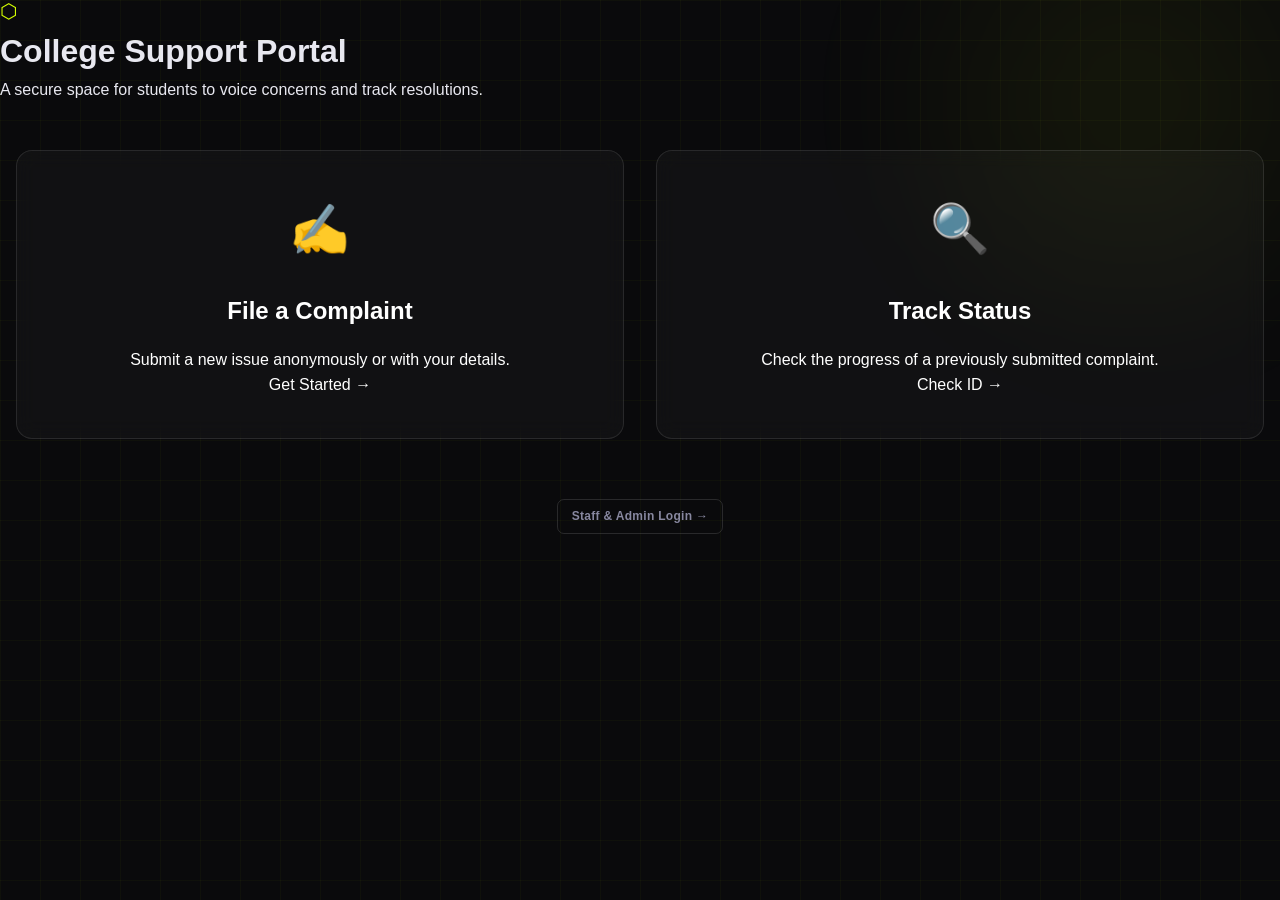
<file: templates/index.html>
<!DOCTYPE html>
<html lang="en">

<head>
    <meta charset="UTF-8">
    <meta name="viewport" content="width=device-width, initial-scale=1.0">
    <title>College Portal | Complaint Box</title>
    <link rel="stylesheet" href="/static/css/style.css">
    <link rel="stylesheet" href="/static/css/landing.css"> </head>

<body>
    <div class="bg-grid"></div>
    <div class="bg-glow"></div>

    <div class="landing-container">
        <header class="hero-section">
            <span class="logo-icon">⬡</span>
            <h1>College Support Portal</h1>
            <p>A secure space for students to voice concerns and track resolutions.</p>
        </header>

        <div class="action-cards">
            <a href="/submit" class="portal-card">
                <div class="card-icon">✍️</div>
                <h3>File a Complaint</h3>
                <p>Submit a new issue anonymously or with your details.</p>
                <span class="btn-text">Get Started →</span>
            </a>

            <a href="/track" class="portal-card">
                <div class="card-icon">🔍</div>
                <h3>Track Status</h3>
                <p>Check the progress of a previously submitted complaint.</p>
                <span class="btn-text">Check ID →</span>
            </a>
        </div>

        <footer style="margin-top: 60px; text-align: center;">
            <a href="/login" class="btn btn-ghost btn-sm">Staff & Admin Login →</a>
        </footer>
    </div>
</body>

</html>
</file>
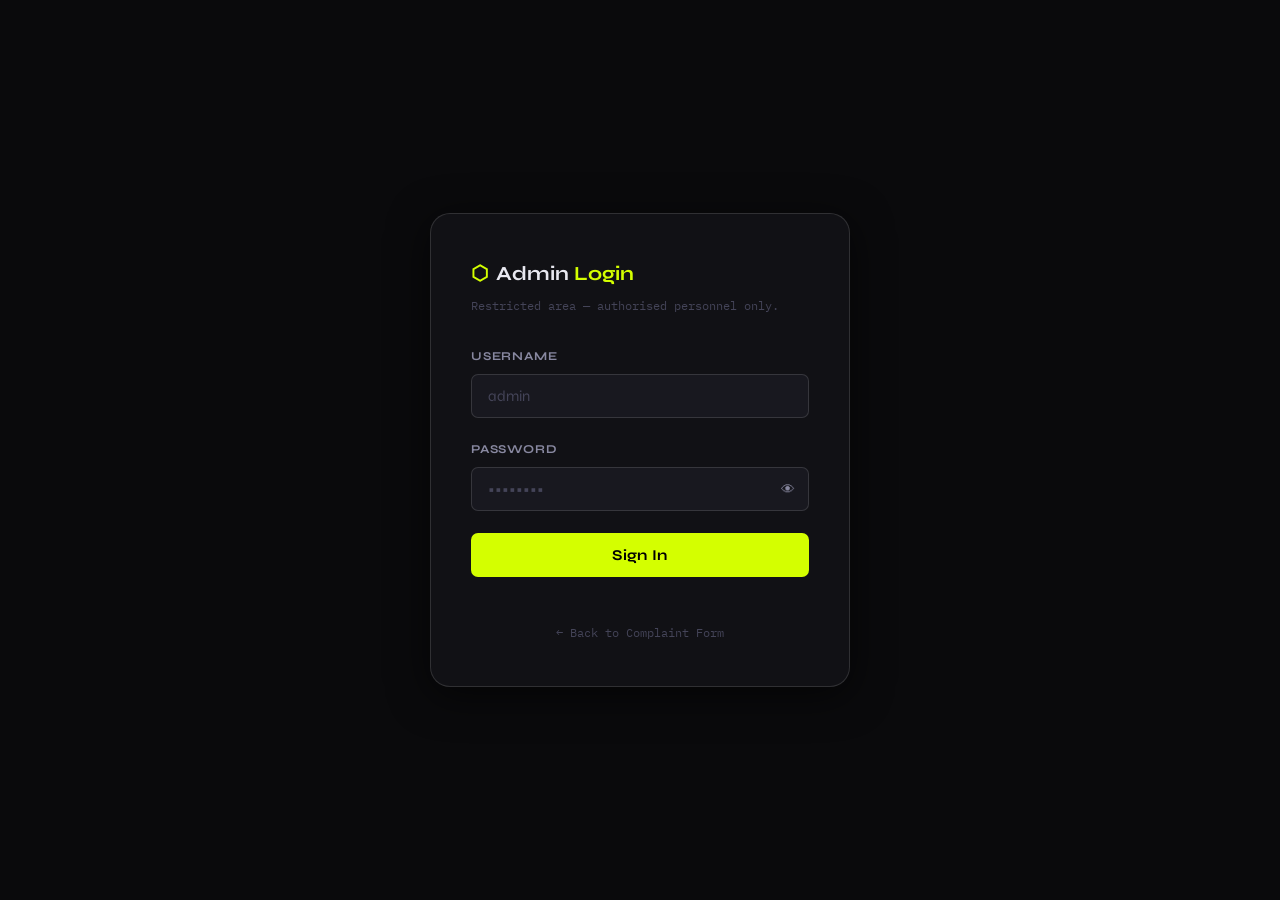
<file: old/admin.html>
<!DOCTYPE html>
<html lang="en">
<head>
  <meta charset="UTF-8" />
  <meta name="viewport" content="width=device-width, initial-scale=1.0" />
  <title>Admin — Complaint Box</title>
  <link rel="preconnect" href="https://fonts.googleapis.com" />
  <link rel="preconnect" href="https://fonts.gstatic.com" crossorigin />
  <link href="https://fonts.googleapis.com/css2?family=Syne:wght@400;600;700;800&family=IBM+Plex+Mono:wght@300;400;500&display=swap" rel="stylesheet" />
  <link rel="stylesheet" href="/static/css/style.css" />
  <link rel="stylesheet" href="/static/css/admin.css" />
</head>
<body>

  <div class="bg-grid" aria-hidden="true"></div>
  <div class="bg-glow admin-glow" aria-hidden="true"></div>

  <!-- ── LOGIN OVERLAY ──────────────────────────────────────────────────── -->
  <div class="login-overlay" id="loginOverlay">
    <div class="login-card">
      <div class="login-logo">
        <span class="logo-icon">⬡</span>
        <span class="logo-text">Admin <strong>Login</strong></span>
      </div>
      <p class="login-sub">Restricted area — authorised personnel only.</p>

      <div class="form-group">
        <label for="loginUser">Username</label>
        <input type="text" id="loginUser" placeholder="admin" autocomplete="username" />
      </div>
      <div class="form-group">
        <label for="loginPass">Password</label>
        <div class="pass-wrap">
          <input type="password" id="loginPass" placeholder="••••••••" autocomplete="current-password" />
          <button class="pass-toggle" id="passToggle" type="button" aria-label="Show password">👁</button>
        </div>
      </div>
      <button class="btn btn-primary full-width" id="loginBtn">
        <span class="btn-text">Sign In</span>
        <span class="btn-loader" aria-hidden="true"></span>
      </button>
      <p class="login-error" id="loginError"></p>
      <a href="/" class="back-link">← Back to Complaint Form</a>
    </div>
  </div>

  <!-- ── ADMIN DASHBOARD ────────────────────────────────────────────────── -->
  <div class="admin-shell" id="adminShell" style="display:none;">

    <!-- Sidebar -->
    <aside class="sidebar">
      <div class="sidebar-logo">
        <span class="logo-icon">⬡</span>
        <span class="logo-text">Complaint<strong>Box</strong></span>
      </div>

      <nav class="sidebar-nav">
        <a href="#" class="nav-item active" data-filter="">All Complaints</a>
        <a href="#" class="nav-item" data-filter="pending">Pending</a>
        <a href="#" class="nav-item" data-filter="resolved">Resolved</a>
      </nav>

      <div class="sidebar-section-label">By Department</div>
      <nav class="sidebar-nav dept-nav" id="deptNav"></nav>

      <div class="sidebar-bottom">
        <button class="btn btn-ghost btn-sm full-width" id="logoutBtn">Sign Out</button>
        <a href="/" class="btn btn-ghost btn-sm full-width" style="margin-top:6px;">← Student Form</a>
      </div>
    </aside>

    <!-- Main content -->
    <div class="admin-main">

      <!-- Top bar -->
      <header class="admin-header">
        <div>
          <h1 class="admin-title" id="panelTitle">All Complaints</h1>
          <p class="admin-subtitle" id="panelCount">Loading…</p>
        </div>
        <button class="btn btn-primary btn-sm" id="refreshBtn">↺ Refresh</button>
      </header>

      <!-- Stats row -->
      <div class="stats-row" id="statsRow">
        <div class="stat-card">
          <span class="stat-num" id="statTotal">—</span>
          <span class="stat-label">Total</span>
        </div>
        <div class="stat-card">
          <span class="stat-num pending-col" id="statPending">—</span>
          <span class="stat-label">Pending</span>
        </div>
        <div class="stat-card">
          <span class="stat-num resolved-col" id="statResolved">—</span>
          <span class="stat-label">Resolved</span>
        </div>
      </div>

      <!-- Complaints list -->
      <div class="complaints-list" id="complaintsList">
        <div class="loading-state">Loading complaints…</div>
      </div>

    </div>

  </div>

  <!-- Detail modal -->
  <div class="modal-overlay" id="modalOverlay">
    <div class="modal-card" id="modalCard" role="dialog" aria-modal="true" aria-labelledby="modalTitle">
      <button class="modal-close" id="modalClose" aria-label="Close">✕</button>
      <div class="modal-body" id="modalBody"></div>
    </div>
  </div>

  <!-- Toast -->
  <div class="toast toast-success" id="successToast" role="alert" aria-live="polite"></div>
  <div class="toast toast-error"   id="errorToast"   role="alert" aria-live="assertive"></div>

  <script src="/static/js/admin.js"></script>
</body>
</html>
</file>
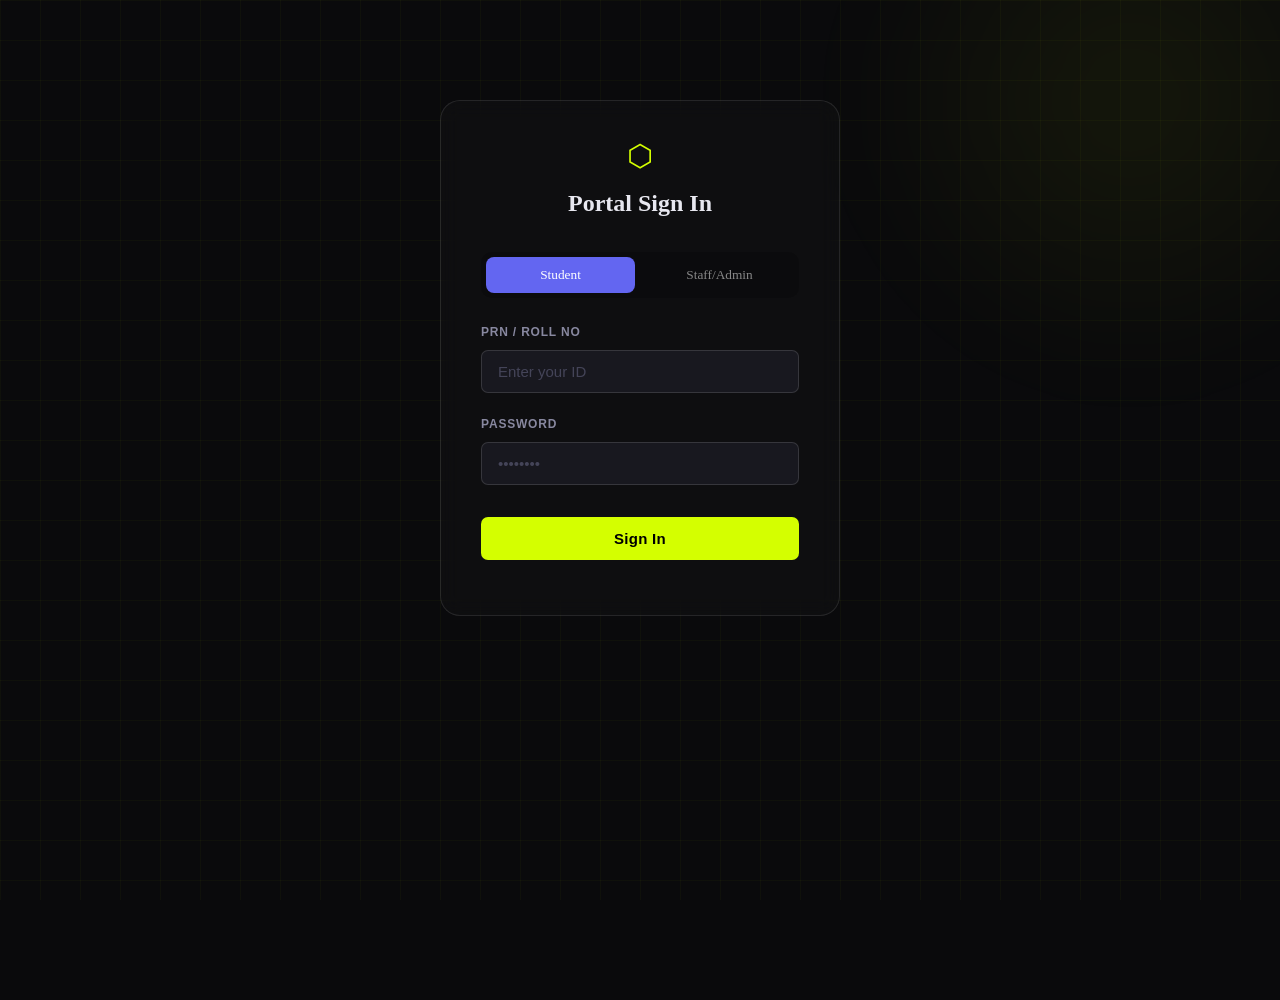
<file: templates/login.html>
<!DOCTYPE html>
<html lang="en">
<head>
    <meta charset="UTF-8">
    <meta name="viewport" content="width=device-width, initial-scale=1.0">
    <title>Login | College Portal</title>
    <link rel="stylesheet" href="/static/css/style.css">
    <style>
        .login-box { max-width: 400px; margin: 100px auto; padding: 40px; background: rgba(255,255,255,0.02); border: 1px solid rgba(255,255,255,0.1); border-radius: 20px; backdrop-filter: blur(10px); }
        .login-header { text-align: center; margin-bottom: 30px; }
        .tab-group { display: flex; gap: 10px; margin-bottom: 25px; background: rgba(0,0,0,0.2); padding: 5px; border-radius: 10px; }
        .tab { flex: 1; padding: 10px; border: none; background: none; color: #888; cursor: pointer; font-family: 'Syne'; border-radius: 8px; transition: 0.3s; }
        .tab.active { background: #6366f1; color: white; }
    </style>
</head>
<body>
    <div class="bg-grid"></div>
    <div class="bg-glow"></div>

    <div class="login-box">
        <div class="login-header">
            <span class="logo-icon" style="font-size: 30px;">⬡</span>
            <h2 style="font-family: 'Syne'; margin-top: 10px;">Portal Sign In</h2>
        </div>

        <div class="tab-group">
            <button class="tab active" onclick="setRole('student')">Student</button>
            <button class="tab" onclick="setRole('admin')">Staff/Admin</button>
        </div>

        <form id="loginForm">
            <div class="form-group">
                <label id="userLabel">PRN / Roll No</label>
                <input type="text" id="username" placeholder="Enter your ID" required>
            </div>
            <div class="form-group">
                <label>Password</label>
                <input type="password" id="password" placeholder="••••••••" required>
            </div>
            <button type="submit" class="btn btn-primary" style="width: 100%; margin-top: 10px;">Sign In</button>
        </form>
        <p id="loginMsg" style="color: #ff4d4d; font-size: 13px; margin-top: 15px; text-align: center;"></p>
    </div>

    <script>
        let currentRole = 'student';
        function setRole(role) {
            currentRole = role;
            document.querySelectorAll('.tab').forEach(t => t.classList.remove('active'));
            event.target.classList.add('active');
            document.getElementById('userLabel').innerText = role === 'student' ? 'PRN / Roll No' : 'Admin Username';
        }

        document.getElementById('loginForm').addEventListener('submit', async (e) => {
            e.preventDefault();
            const user = document.getElementById('username').value;
            const pass = document.getElementById('password').value;

            if (currentRole === 'admin') {
                // Hits your existing /admin/login route
                const res = await fetch('/admin/login', {
                    method: 'POST',
                    headers: {'Content-Type': 'application/json'},
                    body: JSON.stringify({username: user, password: pass})
                });
                if(res.ok) window.location.href = '/admin';
                else document.getElementById('loginMsg').innerText = "Invalid Admin Credentials";
            } else {
                // Student logic (for now, let's just mock it or point to track)
                document.getElementById('loginMsg').style.color = "#6366f1";
                document.getElementById('loginMsg').innerText = "Student Dashboard coming soon! Use 'Track' for now.";
            }
        });
    </script>
</body>
</html>
</file>
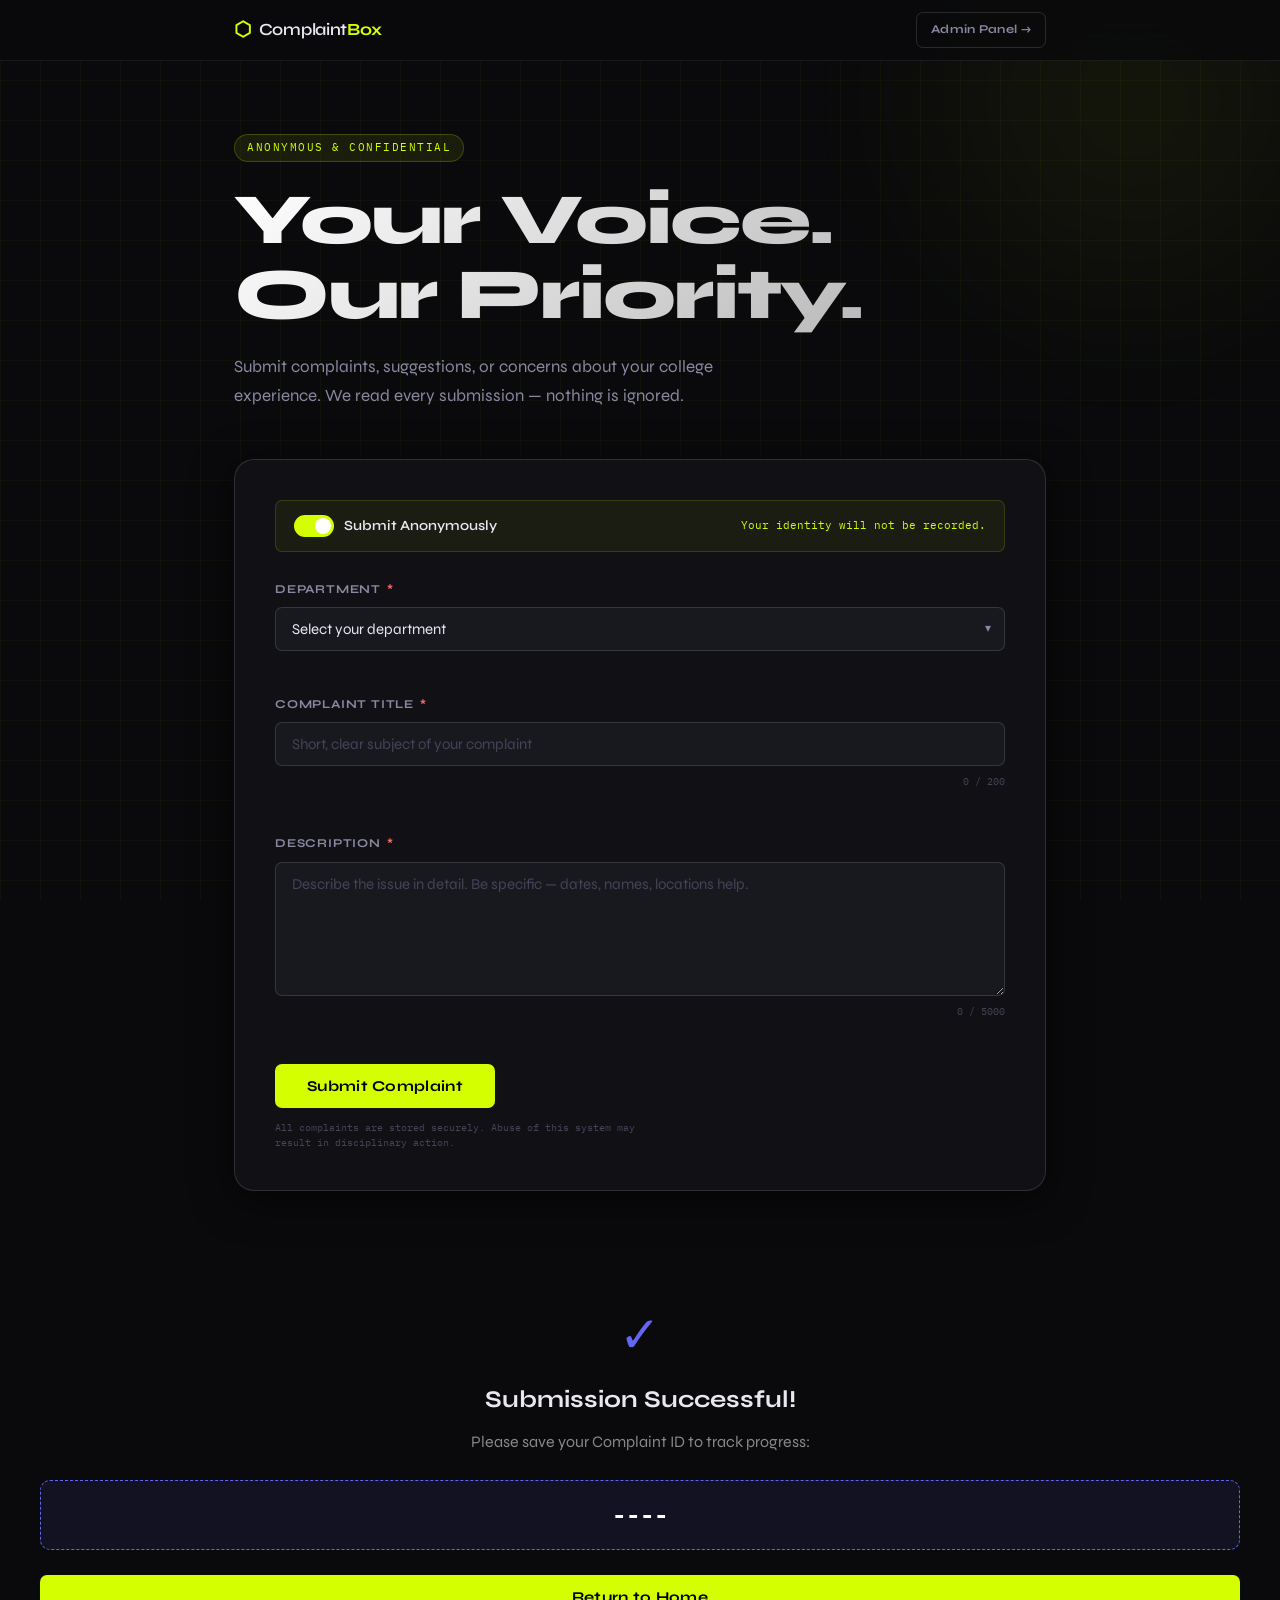
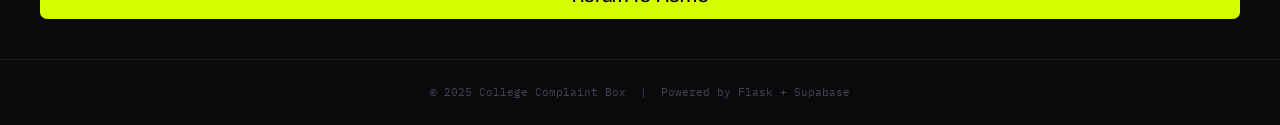
<file: templates/submit.html>
<!DOCTYPE html>
<html lang="en">

<head>
    <meta charset="UTF-8" />
    <meta name="viewport" content="width=device-width, initial-scale=1.0" />
    <title>College Complaint Box</title>
    <link rel="preconnect" href="https://fonts.googleapis.com" />
    <link rel="preconnect" href="https://fonts.gstatic.com" crossorigin />
    <link href="https://fonts.googleapis.com/css2?family=Syne:wght@400;600;700;800&family=IBM+Plex+Mono:wght@300;400;500&display=swap" rel="stylesheet" />
    <base href="/">
    <!-- <link rel="stylesheet" href="/static/css/style.css" /> -->
    <link rel="stylesheet" href="static/css/style.css" />
</head>

<body>

    <!-- Animated background grid -->
    <div class="bg-grid" aria-hidden="true"></div>
    <div class="bg-glow" aria-hidden="true"></div>

    <!-- ── Header ─────────────────────────────────────────────────────────── -->
    <header class="site-header">
        <div class="header-inner">
            <div class="logo">
                <span class="logo-icon">⬡</span>
                <span class="logo-text">Complaint<strong>Box</strong></span>
            </div>
            <a href="/admin" class="btn btn-ghost btn-sm">Admin Panel →</a>
        </div>
    </header>

    <!-- ── Hero ───────────────────────────────────────────────────────────── -->
    <section class="hero">
        <p class="hero-tag">Anonymous &amp; Confidential</p>
        <h1 class="hero-title">Your Voice.<br/>Our Priority.</h1>
        <p class="hero-sub">Submit complaints, suggestions, or concerns about your college experience. We read every submission — nothing is ignored.</p>
    </section>

    <!-- ── Form ───────────────────────────────────────────────────────────── -->
    <main class="form-wrapper">
        <div class="form-card">

            <!-- Anon toggle -->
            <div class="anon-bar">
                <label class="toggle-wrap">
          <input type="checkbox" id="anonymousToggle" checked />
          <span class="toggle-track">
            <span class="toggle-thumb"></span>
          </span>
          <span class="toggle-label">Submit Anonymously</span>
        </label>
                <span class="anon-note" id="anonNote">Your identity will not be recorded.</span>
            </div>

            <form id="complaintForm" novalidate>

                <!-- Identity fields (hidden when anon) -->
                <div class="identity-fields" id="identityFields" style="display:none;">
                    <div class="form-row">
                        <div class="form-group">
                            <label for="name">Full Name</label>
                            <input type="text" id="name" name="name" placeholder="Your name" maxlength="120" autocomplete="name" />
                        </div>
                        <div class="form-group">
                            <label for="email">Email Address</label>
                            <input type="email" id="email" name="email" placeholder="you@college.edu" maxlength="254" autocomplete="email" />
                        </div>
                    </div>
                </div>

                <!-- Department -->
                <div class="form-group">
                    <label for="department">Department <span class="required">*</span></label>
                    <div class="select-wrap">
                        <select id="department" name="department" required>
              <option value="" disabled selected>Select your department</option>
              <option>Computer Science</option>
              <option>Electronics &amp; Communication</option>
              <option>Mechanical Engineering</option>
              <option>Civil Engineering</option>
              <option>Information Technology</option>
              <option>Electrical Engineering</option>
              <option>Chemical Engineering</option>
              <option>Business Administration</option>
              <option>Arts &amp; Humanities</option>
              <option>Science (Physics / Chemistry / Biology)</option>
              <option>Administration / Management</option>
              <option>Other</option>
            </select>
                        <span class="select-arrow">▾</span>
                    </div>
                    <span class="field-error" id="dept-error"></span>
                </div>

                <!-- Title -->
                <div class="form-group">
                    <label for="title">Complaint Title <span class="required">*</span></label>
                    <input type="text" id="title" name="title" placeholder="Short, clear subject of your complaint" maxlength="200" required />
                    <span class="char-count" id="titleCount">0 / 200</span>
                    <span class="field-error" id="title-error"></span>
                </div>

                <!-- Description -->
                <div class="form-group">
                    <label for="description">Description <span class="required">*</span></label>
                    <textarea id="description" name="description" placeholder="Describe the issue in detail. Be specific — dates, names, locations help." rows="6" maxlength="5000" required></textarea>
                    <span class="char-count" id="descCount">0 / 5000</span>
                    <span class="field-error" id="desc-error"></span>
                </div>

                <!-- Submit -->
                <div class="form-footer">
                    <button type="submit" class="btn btn-primary" id="submitBtn">
            <span class="btn-text">Submit Complaint</span>
            <span class="btn-loader" aria-hidden="true"></span>
          </button>
                    <p class="form-legal">All complaints are stored securely. Abuse of this system may result in disciplinary action.</p>
                </div>

            </form>

            <!-- Toast messages -->
            <div class="toast toast-success" id="successToast" role="alert" aria-live="polite"></div>
            <div class="toast toast-error" id="errorToast" role="alert" aria-live="assertive"></div>

        </div>
    </main>


    <div id="successModal" class="modal-overlay">
        <div class="modal-card" style="text-align: center; padding: 40px;">
            <div class="logo-icon" style="font-size: 50px; color: #6366f1; margin-bottom: 20px;">✓</div>
            <h2 style="font-family: 'Syne'; margin-bottom: 10px;">Submission Successful!</h2>
            <p style="color: #888; margin-bottom: 25px;">Please save your Complaint ID to track progress:</p>

            <div style="background: rgba(99, 102, 241, 0.1); border: 1px dashed #6366f1; padding: 15px; border-radius: 10px; margin-bottom: 25px;">
                <span style="font-family: 'IBM Plex Mono'; font-size: 24px; color: #fff; font-weight: bold;" id="displayId">----</span>
            </div>

            <button onclick="window.location.href='/'" class="btn btn-primary" style="width: 100%;">Return to Home</button>
        </div>
    </div>

    <!-- ── Footer ─────────────────────────────────────────────────────────── -->
    <footer class="site-footer">
        <p>© 2025 College Complaint Box &nbsp;|&nbsp; Powered by Flask + Supabase</p>
    </footer>

    <script src="/static/js/main.js"></script>
</body>

</html>
</file>
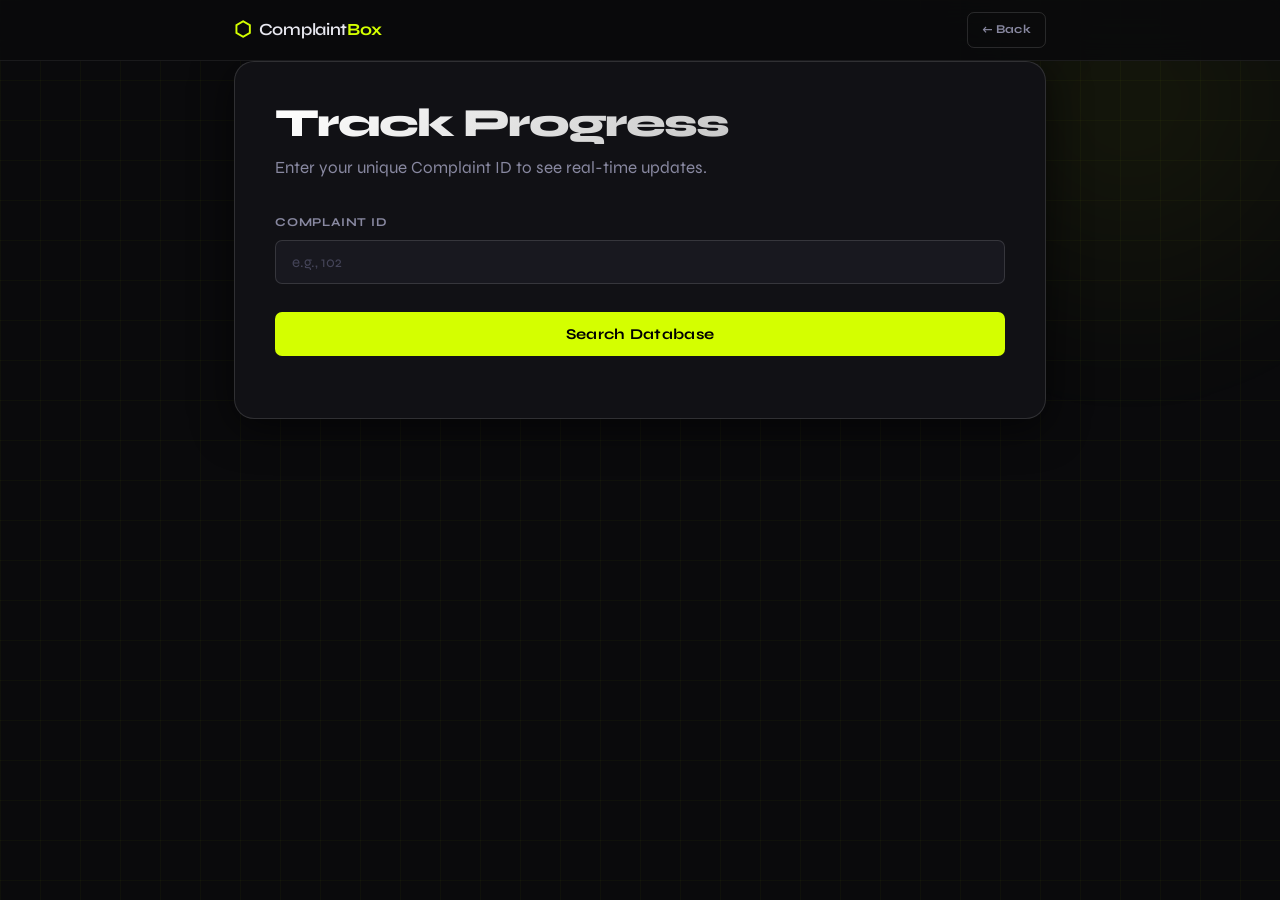
<file: templates/track.html>
<!DOCTYPE html>
<html lang="en">
<head>
  <meta charset="UTF-8" />
  <meta name="viewport" content="width=device-width, initial-scale=1.0" />
  <title>Track Complaint | College Box</title>
  <link rel="preconnect" href="https://fonts.googleapis.com" />
  <link rel="preconnect" href="https://fonts.gstatic.com" crossorigin />
  <link href="https://fonts.googleapis.com/css2?family=Syne:wght@400;600;700;800&family=IBM+Plex+Mono:wght@300;400;500&display=swap" rel="stylesheet" />
  
  <link rel="stylesheet" href="/static/css/style.css" />
</head>
<body>

  <div class="bg-grid" aria-hidden="true"></div>
  <div class="bg-glow" aria-hidden="true"></div>

  <header class="site-header">
    <div class="header-inner">
      <a href="/" class="logo" style="text-decoration:none;">
        <span class="logo-icon">⬡</span>
        <span class="logo-text">Complaint<strong>Box</strong></span>
      </a>
      <a href="/" class="btn btn-ghost btn-sm">← Back</a>
    </div>
  </header>

  <main class="form-wrapper">
    <div class="form-card">
      <h1 class="hero-title" style="font-size: 2.5rem; margin-bottom: 10px;">Track Progress</h1>
      <p class="hero-sub" style="margin-bottom: 30px;">Enter your unique Complaint ID to see real-time updates.</p>
      
      <div class="form-group">
        <label for="trackIdInput">Complaint ID</label>
        <input type="text" id="trackIdInput" placeholder="e.g., 102" autocomplete="off">
        <button id="btnTrack" class="btn btn-primary" style="margin-top: 20px; width: 100%;">
            <span class="btn-text">Search Database</span>
        </button>
      </div>

      <div id="trackResult" class="track-result-box" style="display:none; margin-top: 30px; padding-top: 20px; border-top: 1px solid rgba(255,255,255,0.1);">
        <div class="modal-field">
            <div class="modal-field-label">Title</div>
            <div class="modal-field-value" id="resTitle" style="font-size:18px; font-weight:700;"></div>
        </div>
        <div class="modal-field">
            <div class="modal-field-label">Status</div>
            <span id="resStatus" class="card-badge"></span>
        </div>
        <div class="modal-field">
            <div class="modal-field-label">Submitted On</div>
            <div class="modal-field-value" id="resDate" style="font-size:13px; opacity:0.7;"></div>
        </div>
      </div>
    </div>
  </main>

  <script>
    document.getElementById('btnTrack').addEventListener('click', async () => {
        const id = document.getElementById('trackIdInput').value;
        const resBox = document.getElementById('trackResult');
        
        if(!id) return alert("Please enter an ID");

        try {
            const response = await fetch(`/api/track/${id}`);
            const data = await response.json();
            
            if (response.ok) {
                resBox.style.display = 'block';
                document.getElementById('resTitle').innerText = data.title;
                document.getElementById('resStatus').innerText = data.status.toUpperCase();
                
                // Set badge color based on status
                document.getElementById('resStatus').className = `card-badge badge-${data.status}`;
                
                const date = new Date(data.created_at);
                document.getElementById('resDate').innerText = date.toLocaleDateString("en-IN", { 
                    day:"2-digit", month:"short", year:"numeric" 
                });
            } else {
                alert("ID not found. Double check your receipt.");
            }
        } catch (err) {
            alert("Connection error.");
        }
    });
  </script>
</body>
</html>
</file>
<file: static/css/style.css>
/* ═══════════════════════════════════════════════════════════
   COLLEGE COMPLAINT BOX — Shared Styles
   Aesthetic: Industrial dark with acid-yellow accents
   ═══════════════════════════════════════════════════════════ */

/* ── Reset & Variables ──────────────────────────────────────── */
*, *::before, *::after { box-sizing: border-box; margin: 0; padding: 0; }

:root {
  --bg:        #0a0a0c;
  --surface:   #111115;
  --surface2:  #18181f;
  --border:    rgba(255,255,255,0.07);
  --border2:   rgba(255,255,255,0.13);
  --accent:    #d4ff00;
  --accent2:   #aacc00;
  --text:      #e8e8f0;
  --text-dim:  #8888a0;
  --text-faint:#444458;
  --pending:   #ff9f43;
  --resolved:  #26de81;
  --error:     #ff6b6b;
  --radius:    12px;
  --radius-sm: 7px;
  --font-sans: 'Syne', sans-serif;
  --font-mono: 'IBM Plex Mono', monospace;
  --shadow:    0 8px 40px rgba(0,0,0,0.6);
  --shadow-sm: 0 2px 12px rgba(0,0,0,0.4);
}

html { scroll-behavior: smooth; }

body {
  background: var(--bg);
  color: var(--text);
  font-family: var(--font-sans);
  min-height: 100vh;
  line-height: 1.6;
  -webkit-font-smoothing: antialiased;
}

/* ── Background effects ─────────────────────────────────────── */
.bg-grid {
  position: fixed; inset: 0; pointer-events: none; z-index: 0;
  background-image:
    linear-gradient(rgba(212,255,0,0.03) 1px, transparent 1px),
    linear-gradient(90deg, rgba(212,255,0,0.03) 1px, transparent 1px);
  background-size: 40px 40px;
}

.bg-glow {
  position: fixed; pointer-events: none; z-index: 0;
  width: 600px; height: 600px;
  border-radius: 50%;
  background: radial-gradient(circle, rgba(212,255,0,0.06) 0%, transparent 70%);
  top: -200px; right: -150px;
  filter: blur(40px);
}

/* ── Header ─────────────────────────────────────────────────── */
.site-header {
  position: sticky; top: 0; z-index: 100;
  border-bottom: 1px solid var(--border);
  background: rgba(10,10,12,0.85);
  backdrop-filter: blur(16px);
  -webkit-backdrop-filter: blur(16px);
}

.header-inner {
  max-width: 860px;
  margin: 0 auto;
  padding: 0 24px;
  height: 60px;
  display: flex;
  align-items: center;
  justify-content: space-between;
}

/* ── Logo ───────────────────────────────────────────────────── */
.logo {
  display: flex;
  align-items: center;
  gap: 8px;
  text-decoration: none;
  color: var(--text);
  font-family: var(--font-sans);
  font-size: 17px;
  font-weight: 600;
  letter-spacing: -0.3px;
}
.logo-icon {
  color: var(--accent);
  font-size: 20px;
  line-height: 1;
}
.logo-text strong { color: var(--accent); }

/* ── Hero ───────────────────────────────────────────────────── */
.hero {
  max-width: 860px;
  margin: 0 auto;
  padding: 72px 24px 48px;
  position: relative; z-index: 1;
}

.hero-tag {
  display: inline-flex;
  align-items: center;
  gap: 6px;
  font-family: var(--font-mono);
  font-size: 11px;
  letter-spacing: 1.5px;
  text-transform: uppercase;
  color: var(--accent);
  background: rgba(212,255,0,0.08);
  border: 1px solid rgba(212,255,0,0.2);
  padding: 4px 12px;
  border-radius: 100px;
  margin-bottom: 20px;
}

.hero-title {
  font-size: clamp(42px, 8vw, 72px);
  font-weight: 800;
  line-height: 1.05;
  letter-spacing: -2px;
  margin-bottom: 20px;
  background: linear-gradient(135deg, #fff 0%, #aaa 100%);
  -webkit-background-clip: text;
  -webkit-text-fill-color: transparent;
  background-clip: text;
}

.hero-sub {
  font-size: 17px;
  color: var(--text-dim);
  max-width: 500px;
  line-height: 1.7;
}

/* ── Form card ──────────────────────────────────────────────── */
.form-wrapper {
  max-width: 860px;
  margin: 0 auto;
  padding: 0 24px 80px;
  position: relative; z-index: 1;
}

.form-card {
  background: var(--surface);
  border: 1px solid var(--border2);
  border-radius: 20px;
  padding: 40px;
  box-shadow: var(--shadow);
}

/* ── Anonymous toggle ───────────────────────────────────────── */
.anon-bar {
  display: flex;
  align-items: center;
  gap: 14px;
  padding: 14px 18px;
  background: rgba(212,255,0,0.05);
  border: 1px solid rgba(212,255,0,0.15);
  border-radius: var(--radius-sm);
  margin-bottom: 28px;
}

.toggle-wrap {
  display: flex;
  align-items: center;
  gap: 10px;
  cursor: pointer;
  user-select: none;
}

.toggle-wrap input { display: none; }

.toggle-track {
  width: 40px; height: 22px;
  background: var(--text-faint);
  border-radius: 100px;
  position: relative;
  transition: background 0.25s;
  flex-shrink: 0;
}
.toggle-thumb {
  position: absolute;
  top: 3px; left: 3px;
  width: 16px; height: 16px;
  background: #fff;
  border-radius: 50%;
  transition: transform 0.25s;
}
.toggle-wrap input:checked + .toggle-track { background: var(--accent); }
.toggle-wrap input:checked + .toggle-track .toggle-thumb { transform: translateX(18px); }

.toggle-label { font-size: 14px; font-weight: 600; color: var(--text); }

.anon-note {
  font-family: var(--font-mono);
  font-size: 11px;
  color: var(--accent);
  margin-left: auto;
}

/* ── Form elements ──────────────────────────────────────────── */
.form-row {
  display: grid;
  grid-template-columns: 1fr 1fr;
  gap: 20px;
}
@media (max-width: 560px) { .form-row { grid-template-columns: 1fr; } }

.form-group {
  display: flex;
  flex-direction: column;
  gap: 8px;
  margin-bottom: 22px;
  position: relative;
}

.form-group label {
  font-size: 12px;
  font-weight: 700;
  letter-spacing: 0.8px;
  text-transform: uppercase;
  color: var(--text-dim);
}

.required { color: var(--error); margin-left: 2px; }

.form-group input,
.form-group textarea,
.form-group select {
  background: var(--surface2);
  border: 1px solid var(--border2);
  border-radius: var(--radius-sm);
  color: var(--text);
  font-family: var(--font-sans);
  font-size: 15px;
  padding: 12px 16px;
  width: 100%;
  transition: border-color 0.2s, box-shadow 0.2s;
  outline: none;
  resize: vertical;
  -webkit-appearance: none;
  appearance: none;
}

.form-group input::placeholder,
.form-group textarea::placeholder {
  color: var(--text-faint);
}

.form-group input:focus,
.form-group textarea:focus,
.form-group select:focus {
  border-color: var(--accent);
  box-shadow: 0 0 0 3px rgba(212,255,0,0.1);
}

.form-group input.invalid,
.form-group textarea.invalid,
.form-group select.invalid {
  border-color: var(--error);
  box-shadow: 0 0 0 3px rgba(255,107,107,0.1);
}

/* Select wrapper */
.select-wrap { position: relative; }
.select-arrow {
  position: absolute;
  right: 14px; top: 50%;
  transform: translateY(-50%);
  color: var(--text-dim);
  pointer-events: none;
  font-size: 12px;
}

/* Character count */
.char-count {
  font-family: var(--font-mono);
  font-size: 10px;
  color: var(--text-faint);
  align-self: flex-end;
}

/* Field errors */
.field-error {
  font-family: var(--font-mono);
  font-size: 11px;
  color: var(--error);
  min-height: 14px;
}

/* ── Form footer ────────────────────────────────────────────── */
.form-footer {
  display: flex;
  flex-direction: column;
  align-items: flex-start;
  gap: 12px;
  margin-top: 8px;
}

.form-legal {
  font-family: var(--font-mono);
  font-size: 10px;
  color: var(--text-faint);
  max-width: 400px;
  line-height: 1.5;
}

/* ── Buttons ────────────────────────────────────────────────── */
.btn {
  display: inline-flex;
  align-items: center;
  justify-content: center;
  gap: 8px;
  font-family: var(--font-sans);
  font-size: 14px;
  font-weight: 700;
  letter-spacing: 0.3px;
  padding: 10px 22px;
  border-radius: var(--radius-sm);
  cursor: pointer;
  border: none;
  text-decoration: none;
  transition: all 0.2s;
  position: relative;
  overflow: hidden;
  white-space: nowrap;
}
.btn.full-width { width: 100%; }
.btn.btn-primary {
  background: var(--accent);
  color: #000;
  font-size: 15px;
  padding: 13px 32px;
}
.btn.btn-primary:hover { background: #e8ff33; transform: translateY(-1px); box-shadow: 0 4px 20px rgba(212,255,0,0.3); }
.btn.btn-primary:active { transform: translateY(0); }
.btn.btn-ghost {
  background: transparent;
  border: 1px solid var(--border2);
  color: var(--text-dim);
  font-size: 13px;
  padding: 8px 18px;
}
.btn.btn-ghost:hover { border-color: var(--accent); color: var(--accent); }
.btn.btn-sm { font-size: 12px; padding: 7px 14px; }
.btn.btn-danger {
  background: rgba(255,107,107,0.1);
  border: 1px solid rgba(255,107,107,0.3);
  color: var(--error);
}
.btn.btn-danger:hover { background: rgba(255,107,107,0.2); }
.btn.btn-success {
  background: rgba(38,222,129,0.1);
  border: 1px solid rgba(38,222,129,0.3);
  color: var(--resolved);
}
.btn.btn-success:hover { background: rgba(38,222,129,0.2); }
.btn.btn-warning {
  background: rgba(255,159,67,0.1);
  border: 1px solid rgba(255,159,67,0.3);
  color: var(--pending);
}
.btn.btn-warning:hover { background: rgba(255,159,67,0.2); }

/* Loader spinner inside button */
.btn-loader {
  display: none;
  width: 14px; height: 14px;
  border: 2px solid currentColor;
  border-top-color: transparent;
  border-radius: 50%;
  animation: spin 0.6s linear infinite;
}
.btn.loading .btn-text { visibility: hidden; }
.btn.loading .btn-loader { display: inline-block; position: absolute; }

/* ── Toast notifications ────────────────────────────────────── */
.toast {
  position: fixed;
  bottom: 30px; right: 30px;
  z-index: 9999;
  padding: 14px 22px;
  border-radius: var(--radius-sm);
  font-family: var(--font-mono);
  font-size: 13px;
  font-weight: 500;
  max-width: 380px;
  transform: translateY(20px);
  opacity: 0;
  pointer-events: none;
  transition: all 0.3s cubic-bezier(0.34,1.56,0.64,1);
  box-shadow: var(--shadow);
}
.toast.show {
  transform: translateY(0);
  opacity: 1;
  pointer-events: auto;
}
.toast-success { background: #1a2e1f; border: 1px solid var(--resolved); color: var(--resolved); }
.toast-error   { background: #2e1a1a; border: 1px solid var(--error);    color: var(--error); }

/* ── Site footer ────────────────────────────────────────────── */
.site-footer {
  text-align: center;
  padding: 24px;
  font-family: var(--font-mono);
  font-size: 11px;
  color: var(--text-faint);
  border-top: 1px solid var(--border);
  position: relative; z-index: 1;
}

/* ── Identity field slide ───────────────────────────────────── */
.identity-fields {
  overflow: hidden;
  transition: max-height 0.35s ease, opacity 0.35s ease;
}

.track-result-box {
    text-align: left;
    animation: fadeIn 0.4s ease-out;
}

.modal-field {
    margin-bottom: 20px;
}

.modal-field-label {
    font-family: 'IBM Plex Mono', monospace;
    font-size: 11px;
    text-transform: uppercase;
    letter-spacing: 0.1em;
    color: #888;
    margin-bottom: 4px;
}

/* ── Keyframes ──────────────────────────────────────────────── */
@keyframes spin {
  from { transform: rotate(0deg); }
  to   { transform: rotate(360deg); }
}

@keyframes fadeUp {
  from { opacity:0; transform:translateY(16px); }
  to   { opacity:1; transform:translateY(0); }
}

.form-card  { animation: fadeUp 0.5s ease both; }
.hero-title { animation: fadeUp 0.5s 0.05s ease both; }
.hero-sub   { animation: fadeUp 0.5s 0.12s ease both; }
</file>
<file: static/css/landing.css>
.action-cards {
    display: grid;
    grid-template-columns: repeat(auto-fit, minmax(300px, 1fr));
    gap: 2rem;
    margin-top: 3rem;
    padding: 0 1rem;
}

.portal-card {
    background: rgba(255, 255, 255, 0.03);
    border: 1px solid rgba(255, 255, 255, 0.1);
    border-radius: 16px;
    padding: 2.5rem;
    text-decoration: none;
    color: white;
    transition: all 0.3s ease;
    text-align: center;
    backdrop-filter: blur(10px);
}

.portal-card:hover {
    background: rgba(255, 255, 255, 0.07);
    border-color: #6366f1; /* Neon Purple/Blue */
    transform: translateY(-10px);
    box-shadow: 0 20px 40px rgba(0, 0, 0, 0.4), 0 0 20px rgba(99, 102, 241, 0.2);
}

.card-icon {
    font-size: 3rem;
    margin-bottom: 1.5rem;
    display: block;
}

.portal-card h3 {
    font-family: 'Syne', sans-serif;
    font-size: 1.5rem;
    margin-bottom: 1rem;
}
</file>
<file: static/css/admin.css>
/* ═══════════════════════════════════════════════════════════
   ADMIN PANEL — Additional Styles
   ═══════════════════════════════════════════════════════════ */

.admin-glow {
  left: -200px; top: 50%;
  transform: translateY(-50%);
  background: radial-gradient(circle, rgba(212,255,0,0.04) 0%, transparent 70%);
}

/* ── Login overlay ──────────────────────────────────────────── */
.login-overlay {
  position: fixed; inset: 0;
  display: flex; align-items: center; justify-content: center;
  z-index: 200;
  padding: 24px;
  background: var(--bg);
}

.login-card {
  background: var(--surface);
  border: 1px solid var(--border2);
  border-radius: 20px;
  padding: 44px 40px;
  width: 100%;
  max-width: 420px;
  box-shadow: var(--shadow);
  animation: fadeUp 0.4s ease both;
}

.login-logo {
  display: flex; align-items: center; gap: 8px;
  font-size: 20px; font-weight: 700;
  margin-bottom: 6px;
}
.login-sub {
  font-family: var(--font-mono);
  font-size: 12px;
  color: var(--text-faint);
  margin-bottom: 32px;
}

.pass-wrap { position: relative; }
.pass-toggle {
  position: absolute;
  right: 12px; top: 50%;
  transform: translateY(-50%);
  background: none; border: none;
  cursor: pointer; color: var(--text-dim);
  font-size: 14px; padding: 2px;
}

.login-error {
  font-family: var(--font-mono);
  font-size: 12px;
  color: var(--error);
  margin-top: 10px;
  min-height: 18px;
  text-align: center;
}

.back-link {
  display: block;
  text-align: center;
  margin-top: 18px;
  font-family: var(--font-mono);
  font-size: 12px;
  color: var(--text-faint);
  text-decoration: none;
  transition: color 0.2s;
}
.back-link:hover { color: var(--accent); }

/* ── Admin layout ───────────────────────────────────────────── */
.admin-shell {
  display: flex;
  min-height: 100vh;
  position: relative; z-index: 1;
}

/* ── Sidebar ────────────────────────────────────────────────── */
.sidebar {
  width: 230px;
  flex-shrink: 0;
  background: var(--surface);
  border-right: 1px solid var(--border);
  display: flex;
  flex-direction: column;
  padding: 0 0 24px;
  position: sticky; top: 0;
  height: 100vh;
  overflow-y: auto;
}

.sidebar-logo {
  display: flex; align-items: center; gap: 8px;
  font-size: 16px; font-weight: 700;
  padding: 22px 20px 20px;
  border-bottom: 1px solid var(--border);
  margin-bottom: 8px;
}

.sidebar-nav { display: flex; flex-direction: column; padding: 0 12px; }
.sidebar-section-label {
  font-family: var(--font-mono);
  font-size: 10px;
  letter-spacing: 1px;
  text-transform: uppercase;
  color: var(--text-faint);
  padding: 16px 20px 6px;
}

.nav-item {
  display: block;
  padding: 9px 12px;
  border-radius: var(--radius-sm);
  font-size: 13px;
  font-weight: 600;
  color: var(--text-dim);
  text-decoration: none;
  transition: all 0.15s;
  cursor: pointer;
  margin-bottom: 2px;
}
.nav-item:hover { background: rgba(255,255,255,0.05); color: var(--text); }
.nav-item.active {
  background: rgba(212,255,0,0.1);
  color: var(--accent);
}

.sidebar-bottom { margin-top: auto; padding: 0 12px; }

/* ── Admin main ─────────────────────────────────────────────── */
.admin-main {
  flex: 1;
  padding: 32px 36px;
  overflow-y: auto;
  min-width: 0;
}

@media (max-width: 768px) {
  .admin-shell { flex-direction: column; }
  .sidebar { width: 100%; height: auto; position: relative; }
  .admin-main { padding: 20px; }
}

.admin-header {
  display: flex;
  align-items: flex-start;
  justify-content: space-between;
  margin-bottom: 24px;
  gap: 16px;
  flex-wrap: wrap;
}
.admin-title {
  font-size: 26px;
  font-weight: 800;
  letter-spacing: -0.5px;
  margin-bottom: 2px;
}
.admin-subtitle {
  font-family: var(--font-mono);
  font-size: 12px;
  color: var(--text-faint);
}

/* ── Stats row ──────────────────────────────────────────────── */
.stats-row {
  display: grid;
  grid-template-columns: repeat(3, 1fr);
  gap: 16px;
  margin-bottom: 28px;
}

.stat-card {
  background: var(--surface);
  border: 1px solid var(--border);
  border-radius: var(--radius);
  padding: 20px 24px;
  display: flex;
  flex-direction: column;
  gap: 4px;
}
.stat-num {
  font-size: 32px;
  font-weight: 800;
  line-height: 1;
  letter-spacing: -1px;
  color: var(--accent);
}
.pending-col  { color: var(--pending); }
.resolved-col { color: var(--resolved); }
.stat-label {
  font-family: var(--font-mono);
  font-size: 11px;
  text-transform: uppercase;
  letter-spacing: 1px;
  color: var(--text-faint);
}

/* ── Complaint cards ────────────────────────────────────────── */
.complaints-list {
  display: flex;
  flex-direction: column;
  gap: 12px;
}

.complaint-card {
  background: var(--surface);
  border: 1px solid var(--border);
  border-radius: var(--radius);
  padding: 20px 24px;
  display: flex;
  align-items: flex-start;
  gap: 18px;
  transition: border-color 0.2s, box-shadow 0.2s;
  cursor: pointer;
  animation: fadeUp 0.3s ease both;
}
.complaint-card:hover {
  border-color: var(--border2);
  box-shadow: var(--shadow-sm);
}
.complaint-card.resolved { opacity: 0.65; }

.card-badge {
  flex-shrink: 0;
  margin-top: 2px;
  font-family: var(--font-mono);
  font-size: 10px;
  font-weight: 500;
  letter-spacing: 0.5px;
  text-transform: uppercase;
  padding: 3px 8px;
  border-radius: 100px;
}
.badge-pending  { background: rgba(255,159,67,0.12); color: var(--pending);  border: 1px solid rgba(255,159,67,0.25); }
.badge-resolved { background: rgba(38,222,129,0.1);  color: var(--resolved); border: 1px solid rgba(38,222,129,0.25); }

.card-body { flex: 1; min-width: 0; }
.card-meta {
  display: flex;
  align-items: center;
  gap: 10px;
  flex-wrap: wrap;
  margin-bottom: 6px;
}
.card-id {
  font-family: var(--font-mono);
  font-size: 10px;
  color: var(--text-faint);
}
.card-dept {
  font-family: var(--font-mono);
  font-size: 10px;
  background: rgba(212,255,0,0.07);
  color: var(--accent);
  padding: 2px 8px;
  border-radius: 100px;
  border: 1px solid rgba(212,255,0,0.15);
}
.card-date {
  font-family: var(--font-mono);
  font-size: 10px;
  color: var(--text-faint);
  margin-left: auto;
}
.card-title {
  font-size: 15px;
  font-weight: 700;
  margin-bottom: 4px;
  white-space: nowrap;
  overflow: hidden;
  text-overflow: ellipsis;
}
.card-desc {
  font-size: 13px;
  color: var(--text-dim);
  white-space: nowrap;
  overflow: hidden;
  text-overflow: ellipsis;
}
.card-submitter {
  font-family: var(--font-mono);
  font-size: 10px;
  color: var(--text-faint);
  margin-top: 8px;
}

.card-actions {
  display: flex;
  flex-direction: column;
  gap: 6px;
  flex-shrink: 0;
}
.btn-icon {
  padding: 7px 10px;
  font-size: 13px;
  line-height: 1;
}

/* ── Empty / loading state ──────────────────────────────────── */
.loading-state, .empty-state {
  text-align: center;
  padding: 60px 24px;
  font-family: var(--font-mono);
  font-size: 13px;
  color: var(--text-faint);
}
.empty-state-icon { font-size: 36px; margin-bottom: 12px; opacity: 0.4; }

/* ── Modal ──────────────────────────────────────────────────── */
.modal-overlay {
  position: fixed; inset: 0;
  background: rgba(0,0,0,0.7);
  backdrop-filter: blur(6px);
  z-index: 500;
  display: flex; align-items: center; justify-content: center;
  padding: 24px;
  opacity: 0;
  pointer-events: none;
  transition: opacity 0.25s;
}
.modal-overlay.open {
  opacity: 1;
  pointer-events: auto;
}
.modal-card {
  background: var(--surface);
  border: 1px solid var(--border2);
  border-radius: 20px;
  padding: 36px 40px 40px;
  width: 100%;
  max-width: 580px;
  position: relative;
  max-height: 90vh;
  overflow-y: auto;
  transform: scale(0.95);
  transition: transform 0.25s;
}
.modal-overlay.open .modal-card { transform: scale(1); }

.modal-close {
  position: absolute;
  top: 16px; right: 16px;
  background: rgba(255,255,255,0.07);
  border: none;
  color: var(--text-dim);
  width: 30px; height: 30px;
  border-radius: 50%;
  cursor: pointer;
  font-size: 12px;
  display: flex; align-items: center; justify-content: center;
  transition: background 0.2s;
}
.modal-close:hover { background: rgba(255,255,255,0.15); }

.modal-field { margin-bottom: 18px; }
.modal-field-label {
  font-family: var(--font-mono);
  font-size: 10px;
  text-transform: uppercase;
  letter-spacing: 1px;
  color: var(--text-faint);
  margin-bottom: 4px;
}
.modal-field-value {
  font-size: 15px;
  color: var(--text);
  line-height: 1.6;
  white-space: pre-wrap;
  word-break: break-word;
}

.modal-actions {
  display: flex;
  gap: 10px;
  margin-top: 28px;
  flex-wrap: wrap;
}
</file>
